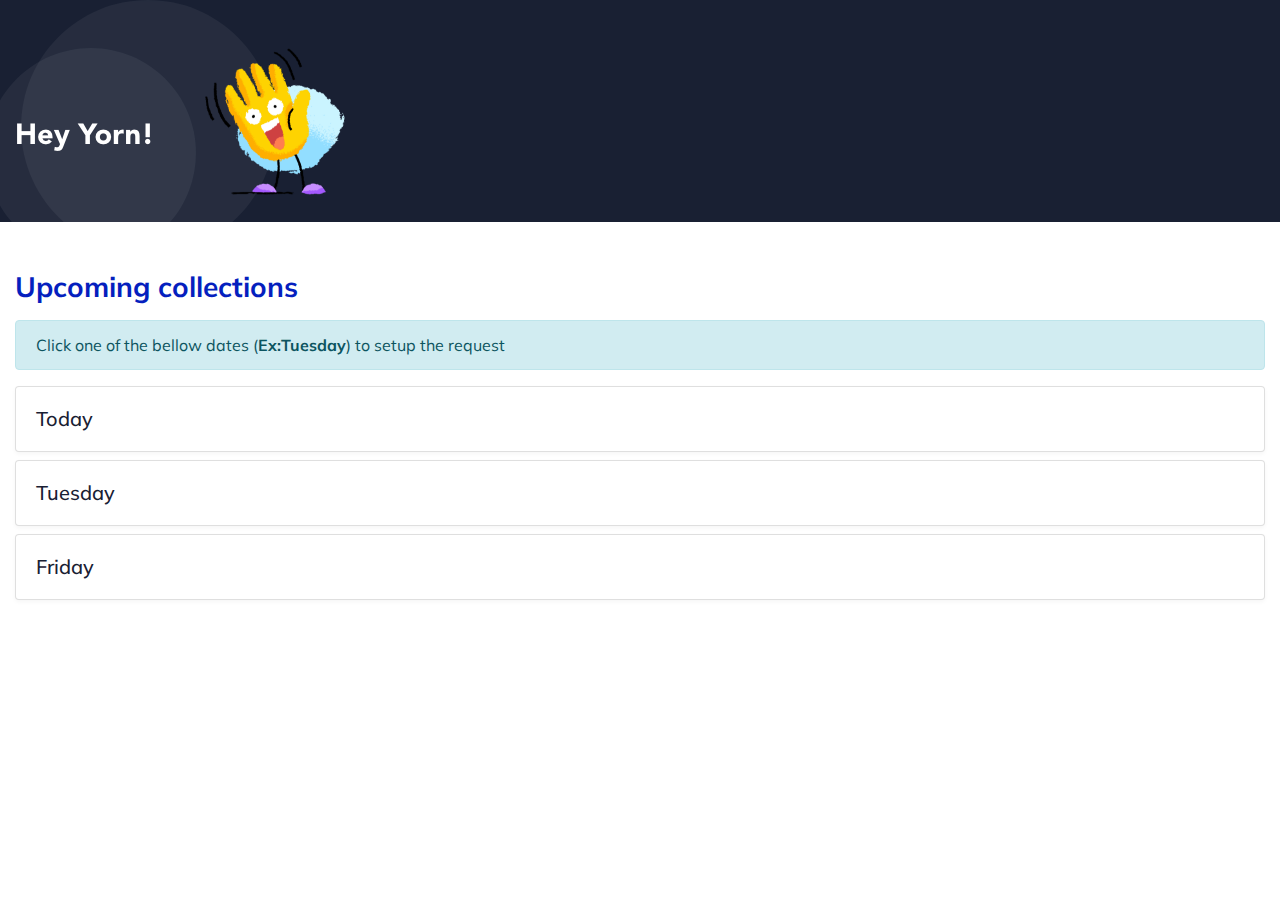
<file: index.html>
<!DOCTYPE html>
<html lang="en">

<head>
    <meta charset="UTF-8">
    <meta name="viewport" content="width=device-width, initial-scale=1.0">
    <meta http-equiv="X-UA-Compatible" content="ie=edge">
    <title>Collecty</title>
    <link rel="stylesheet" href="https://stackpath.bootstrapcdn.com/bootstrap/4.4.1/css/bootstrap.min.css"
        integrity="sha384-Vkoo8x4CGsO3+Hhxv8T/Q5PaXtkKtu6ug5TOeNV6gBiFeWPGFN9MuhOf23Q9Ifjh" crossorigin="anonymous">
    <link href="https://fonts.googleapis.com/css?family=Muli:300,400,500,700&display=swap" rel="stylesheet">

    <link rel="stylesheet" href="css/styles.css">



    <!-- Global site tag (gtag.js) - Google Analytics -->
    <script async src="https://www.googletagmanager.com/gtag/js?id=UA-148457977-1"></script>
    <script>
      window.dataLayer = window.dataLayer || [];
      function gtag(){dataLayer.push(arguments);}
      gtag('js', new Date());

      gtag('config', 'UA-148457977-1');
    </script>




    <!-- Google Tag Manager -->
    <script>(function (w, d, s, l, i) {
        w[l] = w[l] || []; w[l].push({
            'gtm.start':
                new Date().getTime(), event: 'gtm.js'
        }); var f = d.getElementsByTagName(s)[0],
            j = d.createElement(s), dl = l != 'dataLayer' ? '&l=' + l : ''; j.async = true; j.src =
                'https://www.googletagmanager.com/gtm.js?id=' + i + dl; f.parentNode.insertBefore(j, f);
        })(window, document, 'script', 'dataLayer', 'GTM-55SGD9L');</script>
    <!-- End Google Tag Manager -->

</head>

<body>
    <!-- Google Tag Manager (noscript) -->
    <noscript><iframe src="https://www.googletagmanager.com/ns.html?id=GTM-55SGD9L"
    height="0" width="0" style="display:none;visibility:hidden"></iframe></noscript>
    <!-- End Google Tag Manager (noscript) -->


    <div class="container-fluid">
        <div class="row">
            <div class="header-image"></div>
        </div>
        <div class="row">
            <div class="col mt-5">
                <h3 class="upcoming-title mb-3">Upcoming collections</h3>
                <div class="alert alert-info" role="alert">
                    Click one of the bellow dates (<b>Ex:Tuesday</b>) to setup the request
                  </div>
                <div class="card upcoming-task mb-2">
                    <div class="card-body">
                        <a href="/pg1.html">
                            <h5 class="card-title mb-0">Today</h5>
                        </a>
                    </div>
                </div>
                <div class="card upcoming-task mb-2">
                    <div class="card-body">
                        <a href="/pg1.html">
                            <h5 class="card-title mb-0">Tuesday</h5>
                        </a>
                    </div>
                </div>
                <div class="card upcoming-task mb-2">
                    <div class="card-body">
                        <a href="/pg1.html">
                            <h5 class="card-title mb-0">Friday</h5>
                        </a>
                    </div>
                </div>
            </div>
        </div>
    </div>

</body>

</html>
</file>
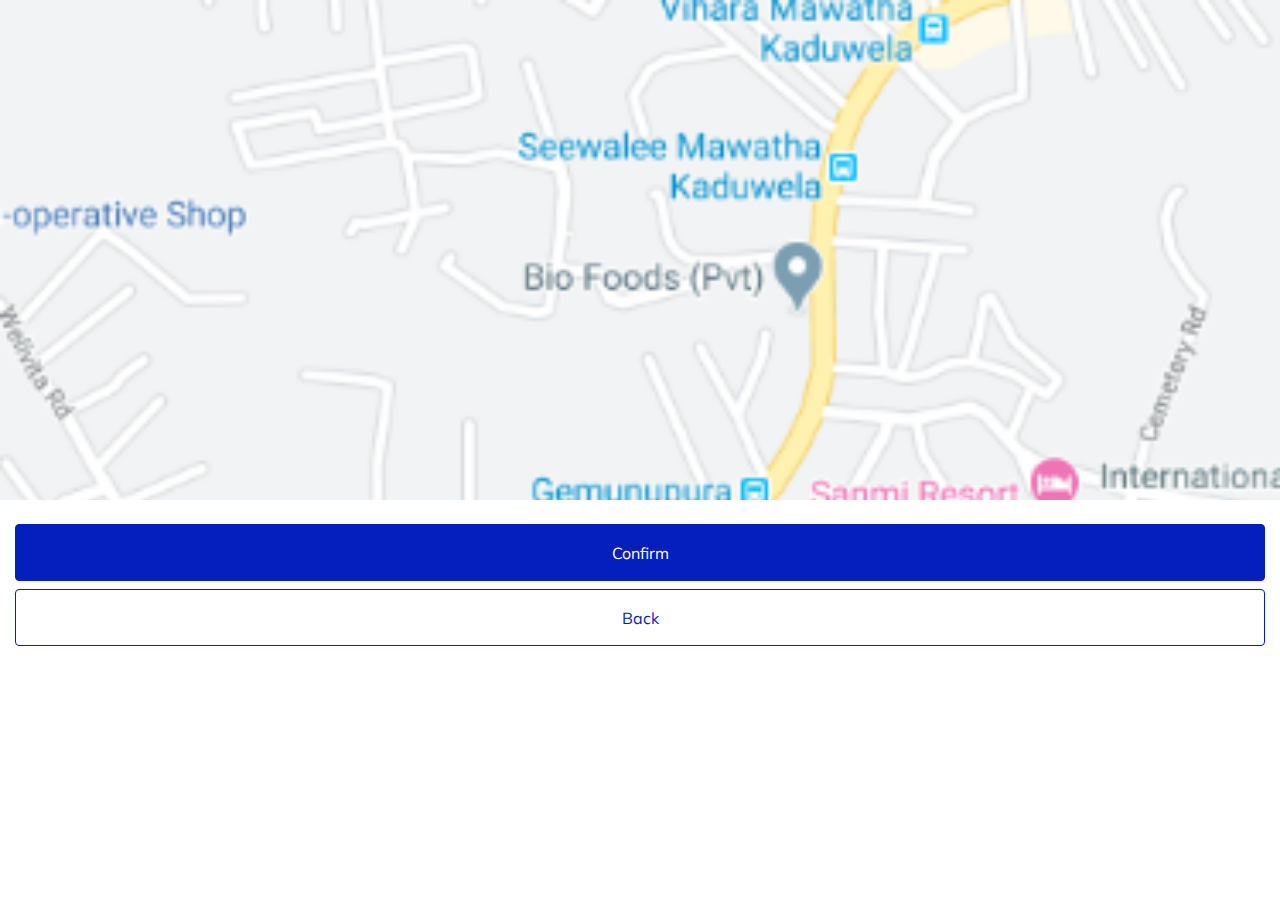
<file: pg1.html>
<!DOCTYPE html>
<html lang="en">

<head>
    <meta charset="UTF-8">
    <meta name="viewport" content="width=device-width, initial-scale=1.0">
    <meta http-equiv="X-UA-Compatible" content="ie=edge">
    <title>Collecty</title>
    <link rel="stylesheet" href="https://stackpath.bootstrapcdn.com/bootstrap/4.4.1/css/bootstrap.min.css"
        integrity="sha384-Vkoo8x4CGsO3+Hhxv8T/Q5PaXtkKtu6ug5TOeNV6gBiFeWPGFN9MuhOf23Q9Ifjh" crossorigin="anonymous">
    <link href="https://fonts.googleapis.com/css?family=Muli:300,400,500,700&display=swap" rel="stylesheet">

    <link rel="stylesheet" href="css/styles.css">
    <!-- Global site tag (gtag.js) - Google Analytics -->
    <script async src="https://www.googletagmanager.com/gtag/js?id=UA-158907063-1"></script>
    <script>
        window.dataLayer = window.dataLayer || [];
        function gtag() { dataLayer.push(arguments); }
        gtag('js', new Date());

        gtag('config', 'UA-158907063-1');
    </script>

    <!-- Google Tag Manager -->
    <script>(function (w, d, s, l, i) {
        w[l] = w[l] || []; w[l].push({
            'gtm.start':
                new Date().getTime(), event: 'gtm.js'
        }); var f = d.getElementsByTagName(s)[0],
            j = d.createElement(s), dl = l != 'dataLayer' ? '&l=' + l : ''; j.async = true; j.src =
                'https://www.googletagmanager.com/gtm.js?id=' + i + dl; f.parentNode.insertBefore(j, f);
        })(window, document, 'script', 'dataLayer', 'GTM-55SGD9L');</script>
    <!-- End Google Tag Manager -->

</head>

<body>
    <!-- Google Tag Manager (noscript) -->
    <noscript><iframe src="https://www.googletagmanager.com/ns.html?id=GTM-55SGD9L"
    height="0" width="0" style="display:none;visibility:hidden"></iframe></noscript>
    <!-- End Google Tag Manager (noscript) -->
    <div class="container-fluid">
        <div class="row">
            <div class="map-image"></div>
        </div>
        <div class="row">
            <div class="col mt-4">
                <a href="pg2.html" class="btn btn-primary btn-block">Confirm</a>
                <a href="/" class="btn btn-outline-primary btn-block">Back</a>
            </div>
        </div>
    </div>

</body>

</html>
</file>
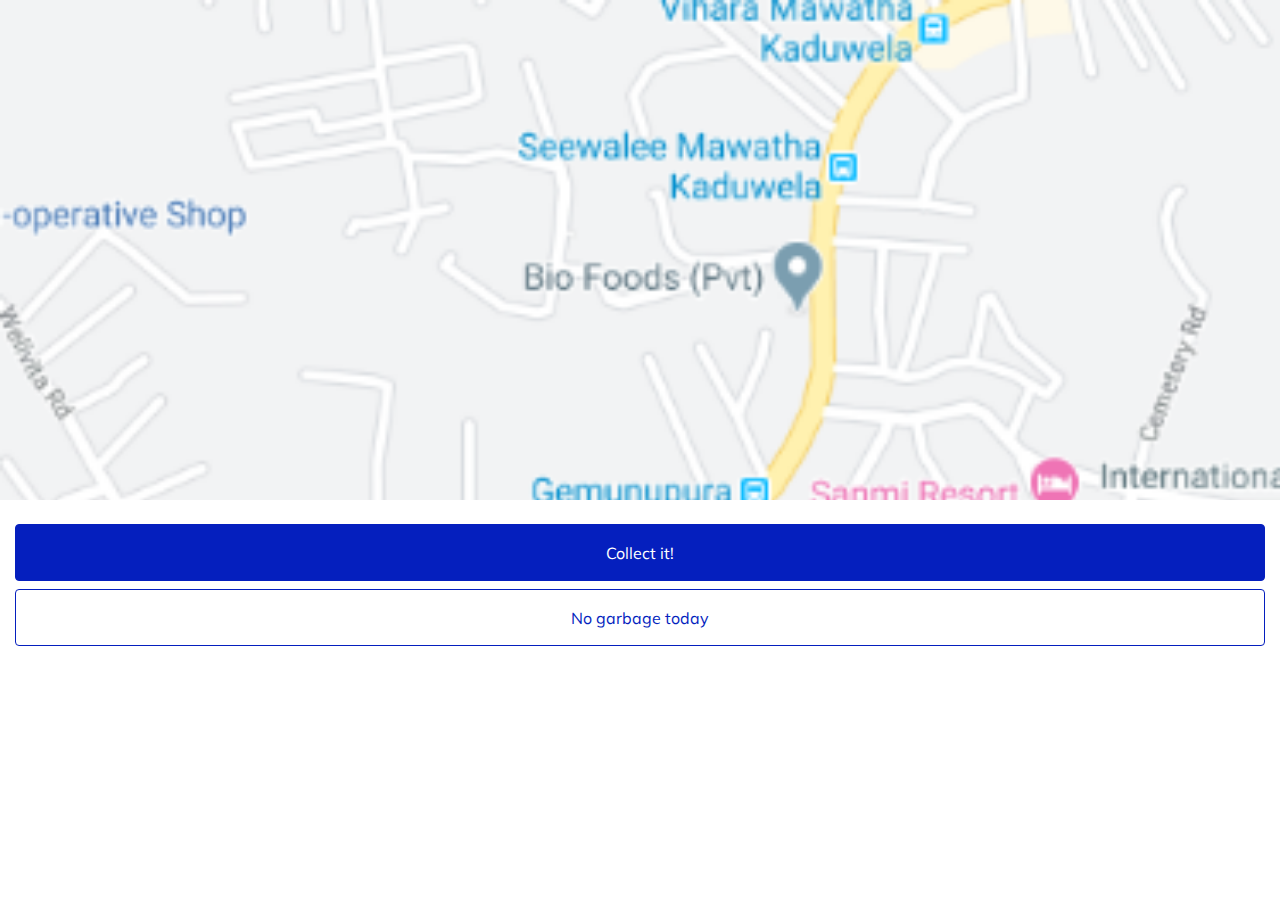
<file: pg2.html>
<!DOCTYPE html>
<html lang="en">

<head>
    <meta charset="UTF-8">
    <meta name="viewport" content="width=device-width, initial-scale=1.0">
    <meta http-equiv="X-UA-Compatible" content="ie=edge">
    <title>Collecty</title>
    <link rel="stylesheet" href="https://stackpath.bootstrapcdn.com/bootstrap/4.4.1/css/bootstrap.min.css"
        integrity="sha384-Vkoo8x4CGsO3+Hhxv8T/Q5PaXtkKtu6ug5TOeNV6gBiFeWPGFN9MuhOf23Q9Ifjh" crossorigin="anonymous">
    <link href="https://fonts.googleapis.com/css?family=Muli:300,400,500,700&display=swap" rel="stylesheet">

    <link rel="stylesheet" href="css/styles.css">
    <!-- Global site tag (gtag.js) - Google Analytics -->
    <script async src="https://www.googletagmanager.com/gtag/js?id=UA-158907063-1"></script>
    <script>
        window.dataLayer = window.dataLayer || [];
        function gtag() { dataLayer.push(arguments); }
        gtag('js', new Date());

        gtag('config', 'UA-158907063-1');
    </script>

    <!-- Google Tag Manager -->
    <script>(function (w, d, s, l, i) {
        w[l] = w[l] || []; w[l].push({
            'gtm.start':
                new Date().getTime(), event: 'gtm.js'
        }); var f = d.getElementsByTagName(s)[0],
            j = d.createElement(s), dl = l != 'dataLayer' ? '&l=' + l : ''; j.async = true; j.src =
                'https://www.googletagmanager.com/gtm.js?id=' + i + dl; f.parentNode.insertBefore(j, f);
        })(window, document, 'script', 'dataLayer', 'GTM-55SGD9L');</script>
    <!-- End Google Tag Manager -->

</head>

<body>
    <!-- Google Tag Manager (noscript) -->
    <noscript><iframe src="https://www.googletagmanager.com/ns.html?id=GTM-55SGD9L"
    height="0" width="0" style="display:none;visibility:hidden"></iframe></noscript>
    <!-- End Google Tag Manager (noscript) -->
    
    <div class="container-fluid">
        <div class="row">
            <div class="map-image"></div>
        </div>
        <div class="row">
            <div class="col mt-4">
                <a href="/pg3.html" class="btn btn-primary btn-block">Collect it!</a>
                <a href="/pg1.html" class="btn btn-outline-primary btn-block">No garbage today</a>
            </div>
        </div>
    </div>

</body>

</html>
</file>
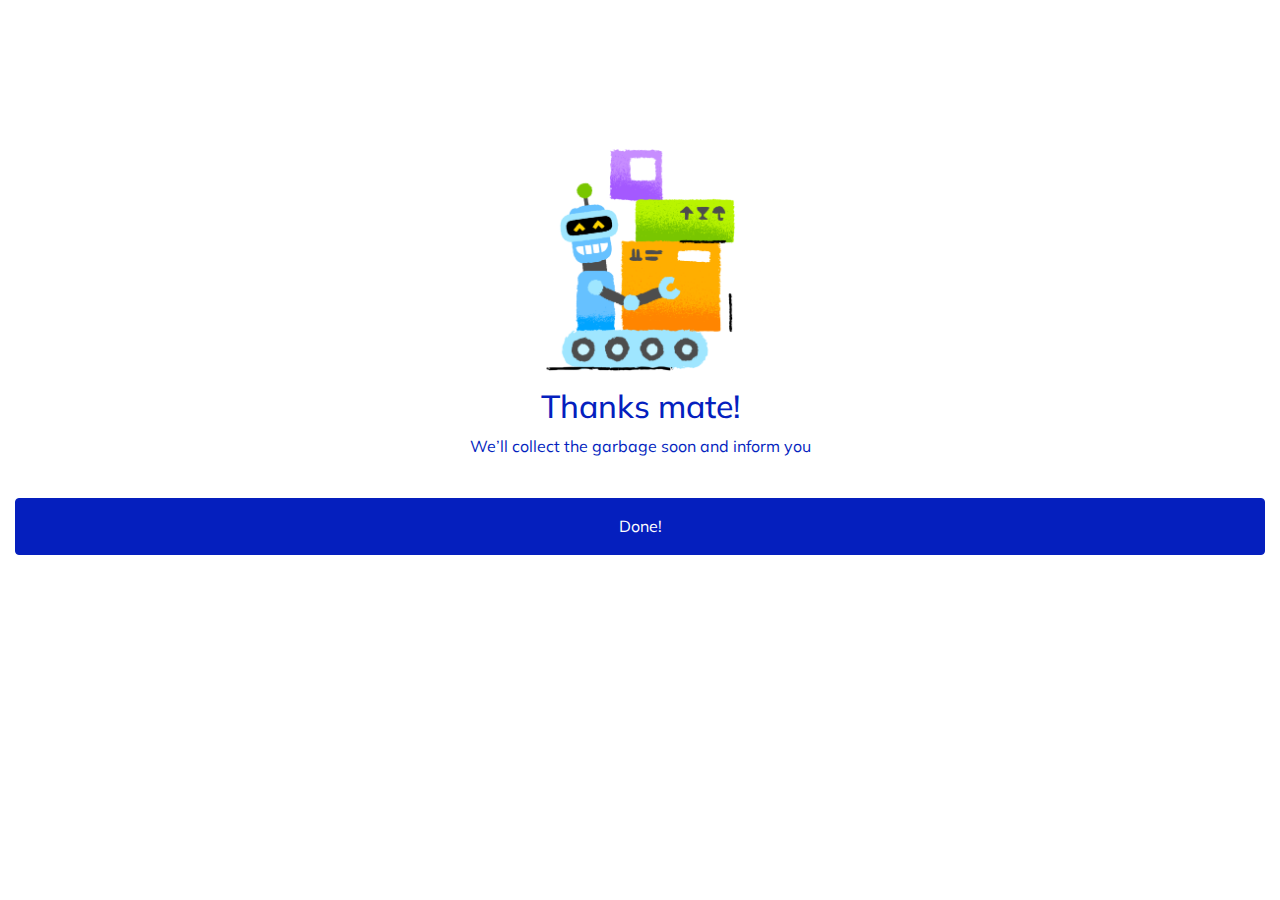
<file: pg3.html>
<!DOCTYPE html>
<html lang="en">

<head>
    <meta charset="UTF-8">
    <meta name="viewport" content="width=device-width, initial-scale=1.0">
    <meta http-equiv="X-UA-Compatible" content="ie=edge">
    <title>Collecty</title>
    <link rel="stylesheet" href="https://stackpath.bootstrapcdn.com/bootstrap/4.4.1/css/bootstrap.min.css"
        integrity="sha384-Vkoo8x4CGsO3+Hhxv8T/Q5PaXtkKtu6ug5TOeNV6gBiFeWPGFN9MuhOf23Q9Ifjh" crossorigin="anonymous">
    <link href="https://fonts.googleapis.com/css?family=Muli:300,400,500,700&display=swap" rel="stylesheet">

    <link rel="stylesheet" href="css/styles.css">

        <!-- Global site tag (gtag.js) - Google Analytics -->
        <script async src="https://www.googletagmanager.com/gtag/js?id=UA-158907063-1"></script>
        <script>
            window.dataLayer = window.dataLayer || [];
            function gtag() { dataLayer.push(arguments); }
            gtag('js', new Date());
    
            gtag('config', 'UA-158907063-1');
        </script>
    
        <!-- Google Tag Manager -->
        <script>(function (w, d, s, l, i) {
            w[l] = w[l] || []; w[l].push({
                'gtm.start':
                    new Date().getTime(), event: 'gtm.js'
            }); var f = d.getElementsByTagName(s)[0],
                j = d.createElement(s), dl = l != 'dataLayer' ? '&l=' + l : ''; j.async = true; j.src =
                    'https://www.googletagmanager.com/gtm.js?id=' + i + dl; f.parentNode.insertBefore(j, f);
            })(window, document, 'script', 'dataLayer', 'GTM-55SGD9L');</script>
        <!-- End Google Tag Manager -->
    
    </head>
    
    <body>
        <!-- Google Tag Manager (noscript) -->
        <noscript><iframe src="https://www.googletagmanager.com/ns.html?id=GTM-55SGD9L"
        height="0" width="0" style="display:none;visibility:hidden"></iframe></noscript>
        <!-- End Google Tag Manager (noscript) -->

    <div class="container-fluid">
        <div class="row">
            <div class="col">
                <div class="text-center mt-5">
                    <img class="thanks-img" src="/img/mirage-delivery.png" width="193px" alt="">
                    <h2 class="thanks">Thanks mate!</h2>
                    <p class="thanks-desc">We’ll collect the garbage soon and inform you</p>
                </div>
            </div>
        </div>
        <div class="row">
            <div class="col mt-4">
                <a href="/" class="btn btn-primary btn-block">Done!</a>
            </div>
        </div>
    </div>

</body>

</html>
</file>
<file: css/styles.css>
body{font-family:'Muli'}.header-image{background-image:url("/img/header.png");background-color:#192033;background-repeat:no-repeat;height:222px;width:100%;background-size:contain}.map-image{background-image:url("/img/map.png");background-color:#192033;background-repeat:no-repeat;height:500px;width:100%;background-size:cover}.map-image1{background-image:url("/img/map.png");background-color:#192033;background-repeat:no-repeat;height:570px;width:100%;background-size:cover}.card{box-shadow:0 2px 4px 0 rgba(0,0,0,0.04)}.upcoming-title{font-weight:700;color:#051FBE}.upcoming-task a{color:#192033}.btn-primary{color:#fff;background-color:#051FBE;border-color:#051FBE;padding:0.975rem 0.75rem}.btn-outline-primary{color:#051FBE;border-color:#051FBE;padding:0.975rem 0.75rem}.thanks{margin-top:15px;color:#051FBE}.thanks-img{margin-top:100px}.thanks-desc{color:#051FBE}
</file>
